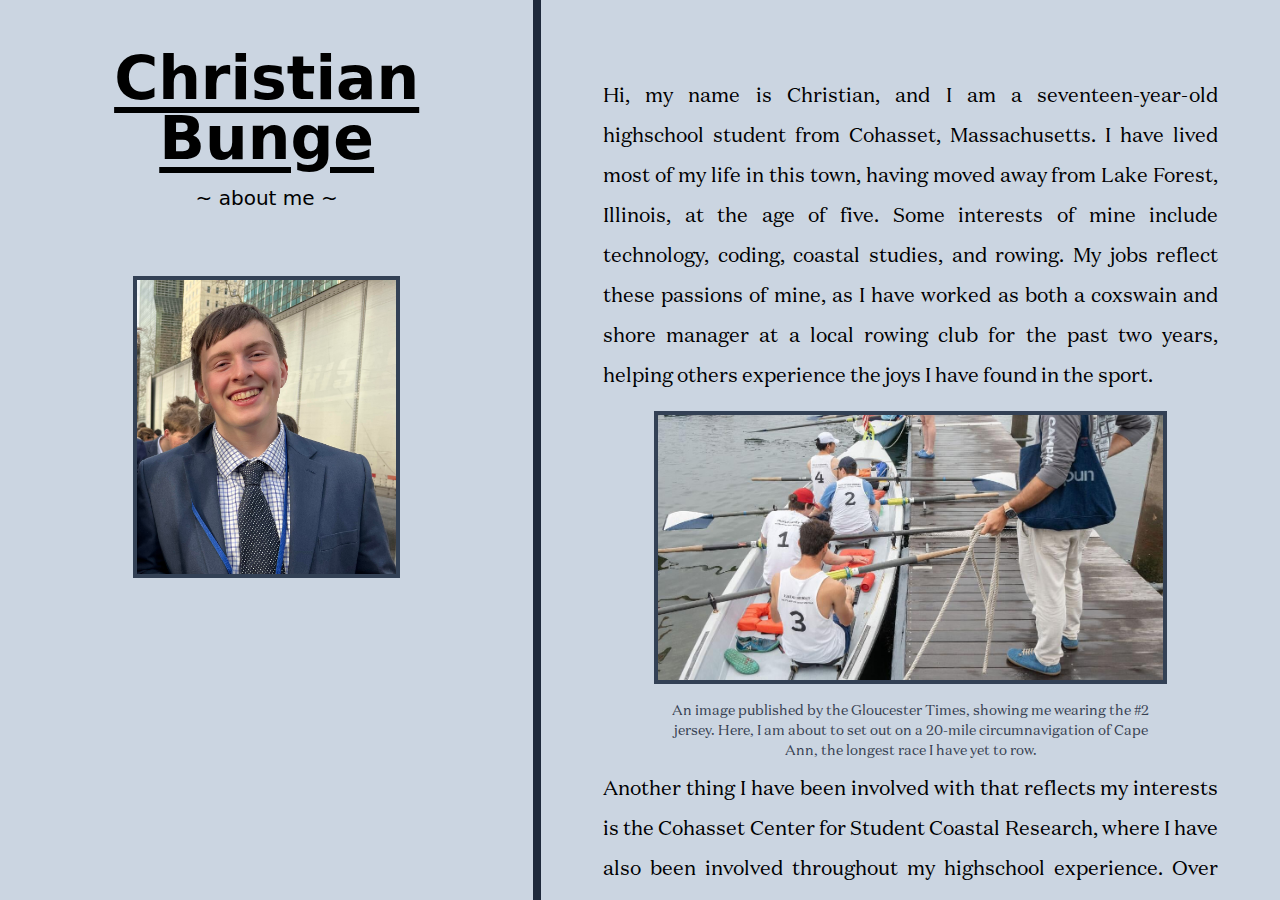
<file: aboutme.html>
<!doctype html>
<html lang="en">
	<head>
		<meta charset="utf-8" />
		<meta name="viewport" content="width=device-width, initial-scale=1" />
		
		<link href="/_app/immutable/assets/0.B-H5E7ss.css" rel="stylesheet">
		<link href="/_app/immutable/assets/4.BWbEj7Le.css" rel="stylesheet">
		<link rel="modulepreload" href="/_app/immutable/entry/start.CfTtVBwj.js">
		<link rel="modulepreload" href="/_app/immutable/chunks/entry.BIqcdUPp.js">
		<link rel="modulepreload" href="/_app/immutable/chunks/scheduler.DUa3pFyD.js">
		<link rel="modulepreload" href="/_app/immutable/chunks/paths.BV2OQdBc.js">
		<link rel="modulepreload" href="/_app/immutable/entry/app.lIfefSmM.js">
		<link rel="modulepreload" href="/_app/immutable/chunks/index.C4zLd00D.js">
		<link rel="modulepreload" href="/_app/immutable/nodes/0.CvW5gcMc.js">
		<link rel="modulepreload" href="/_app/immutable/nodes/4.DatNDhcp.js"><title>Christian Bunge&#39;s Music Blog</title><!-- HEAD_svelte-989p1c_START --><link rel="icon" href="images/favicon.png"><!-- HEAD_svelte-989p1c_END -->
	</head>
	<body data-sveltekit-preload-data="hover">
		<div style="display: contents">   <div class="absolute h-full w-5/12 flex flex-col items-center" data-svelte-h="svelte-1uy4jfn"><h1 class="text-6xl mt-12 font-sans font-bold text-center underline underline-offset-8">Christian Bunge</h1> <h1 class="text-xl mt-4 font-sans text-center">~ about me ~</h1> <img class="w-1/2 mt-16 border-4 border-slate-700" src="unnamed.jpg"></div> <div class="flex items-center justify-center h-screen" data-svelte-h="svelte-1ht5k9v"><div id="threeRenderArea" class="w-5/12 h-full flex justify-center items-center"></div> <div id="contents" class="w-7/12 h-full flex items-center justify-center overflow-y-scroll border-l-8 border-slate-800 svelte-pwcdzg"><div class="w-5/6 h-full flex items-center justify-center"><div class="w-full h-5/6 flex-col items-center justify-center"><div class="flex flex-col items-center justify-center mb-12"><p class="leading-loose text-justify text-xl font-display">Hi, my name is Christian, and I am a seventeen-year-old highschool student 
                        from Cohasset, Massachusetts. I have lived most of my life in this town, 
                        having moved away from Lake Forest, Illinois, at the age of five. Some 
                        interests of mine include technology, coding, coastal studies, and rowing.
                        My jobs reflect these passions of mine, as I have worked as both a coxswain 
                        and shore manager at a local rowing club for the past two years, helping 
                        others experience the joys I have found in the sport.</p> <img class="w-5/6 h-auto mt-4 border-4 border-slate-700" src="images/blackburn.jpg"> <h6 class="text-gray-700 text-center text-sm font-display mt-4 mb-2 w-4/5">An image published by the Gloucester Times, showing me wearing the #2 jersey. Here, I am about
                        to set out on a 20-mile circumnavigation of Cape Ann, the longest race I have yet to row.</h6> <p class="leading-loose text-justify text-xl font-display">Another thing I have 
                        been involved with that reflects my interests is the Cohasset Center for Student Coastal Research, 
                        where I have also been involved throughout my highschool experience. Over this past summer, I spent 
                        much of my time developing an autonomous drone to take aerial scans of coastal regions, a project 
                        that combined several of my hobbies.</p> <iframe class="w-5/6 h-96 mt-4 border-4 border-slate-700" src="https://www.youtube.com/embed/_oRyzqE304E?si=xKp0uT6tvA1P039H" title="YouTube video player" frameborder="0" allow="accelerometer; autoplay; clipboard-write; encrypted-media; gyroscope; picture-in-picture; web-share" referrerpolicy="strict-origin-when-cross-origin" allowfullscreen></iframe> <h6 class="text-gray-700 text-center text-sm font-display mt-4 mb-2 w-3/5">This is a film produced my a friend of mine, chronicling some of my work done at
                        CSCR.</h6> <p class="leading-loose text-justify text-xl font-display">Outside of rowing, I am also involved in my school&#39;s 
                        tennis team, where I play for varsity throughout the spring. Musically, 
                        I feel that I enjoy all genres, 
                        
                        <a class="text-sky-800 underline underline-offset-2" target="_blank" rel="noopener noreferrer" href="/">though you can find out more about my tastes
                        at my music blog!</a>
                        
                        Here, I talk about my favorite albums, go into depth about
                        their histories and legacies, and give my rankings and opinions of my favorite
                        songs. I have two younger sisters, Schuyler and Phoebe, and live with both of
                        my parents and my maternal grandmother. I am hoping to get into a good college
                        over this coming school year, and hopefully enroll next fall!
                        <br> <br>
                        Also, if you would like to know a bit more about my hobbies and passions,
                        I have created a
                        <a class="text-sky-800 underline underline-offset-2" target="_blank" rel="noopener noreferrer" href="/fanpage/">fanpage for the game series LittleBigPlanet</a>,
                        a personal
                        favorite of mine. Hopefully if you read this page through, you will want to
                        try it out as well!</p></div></div></div></div> </div> 
			
			<script>
				{
					__sveltekit_2dzf94 = {
						base: ""
					};

					const element = document.currentScript.parentElement;

					const data = [null,null];

					Promise.all([
						import("/_app/immutable/entry/start.CfTtVBwj.js"),
						import("/_app/immutable/entry/app.lIfefSmM.js")
					]).then(([kit, app]) => {
						kit.start(app, element, {
							node_ids: [0, 4],
							data,
							form: null,
							error: null
						});
					});
				}
			</script>
		</div>
	</body>
</html>
</file>
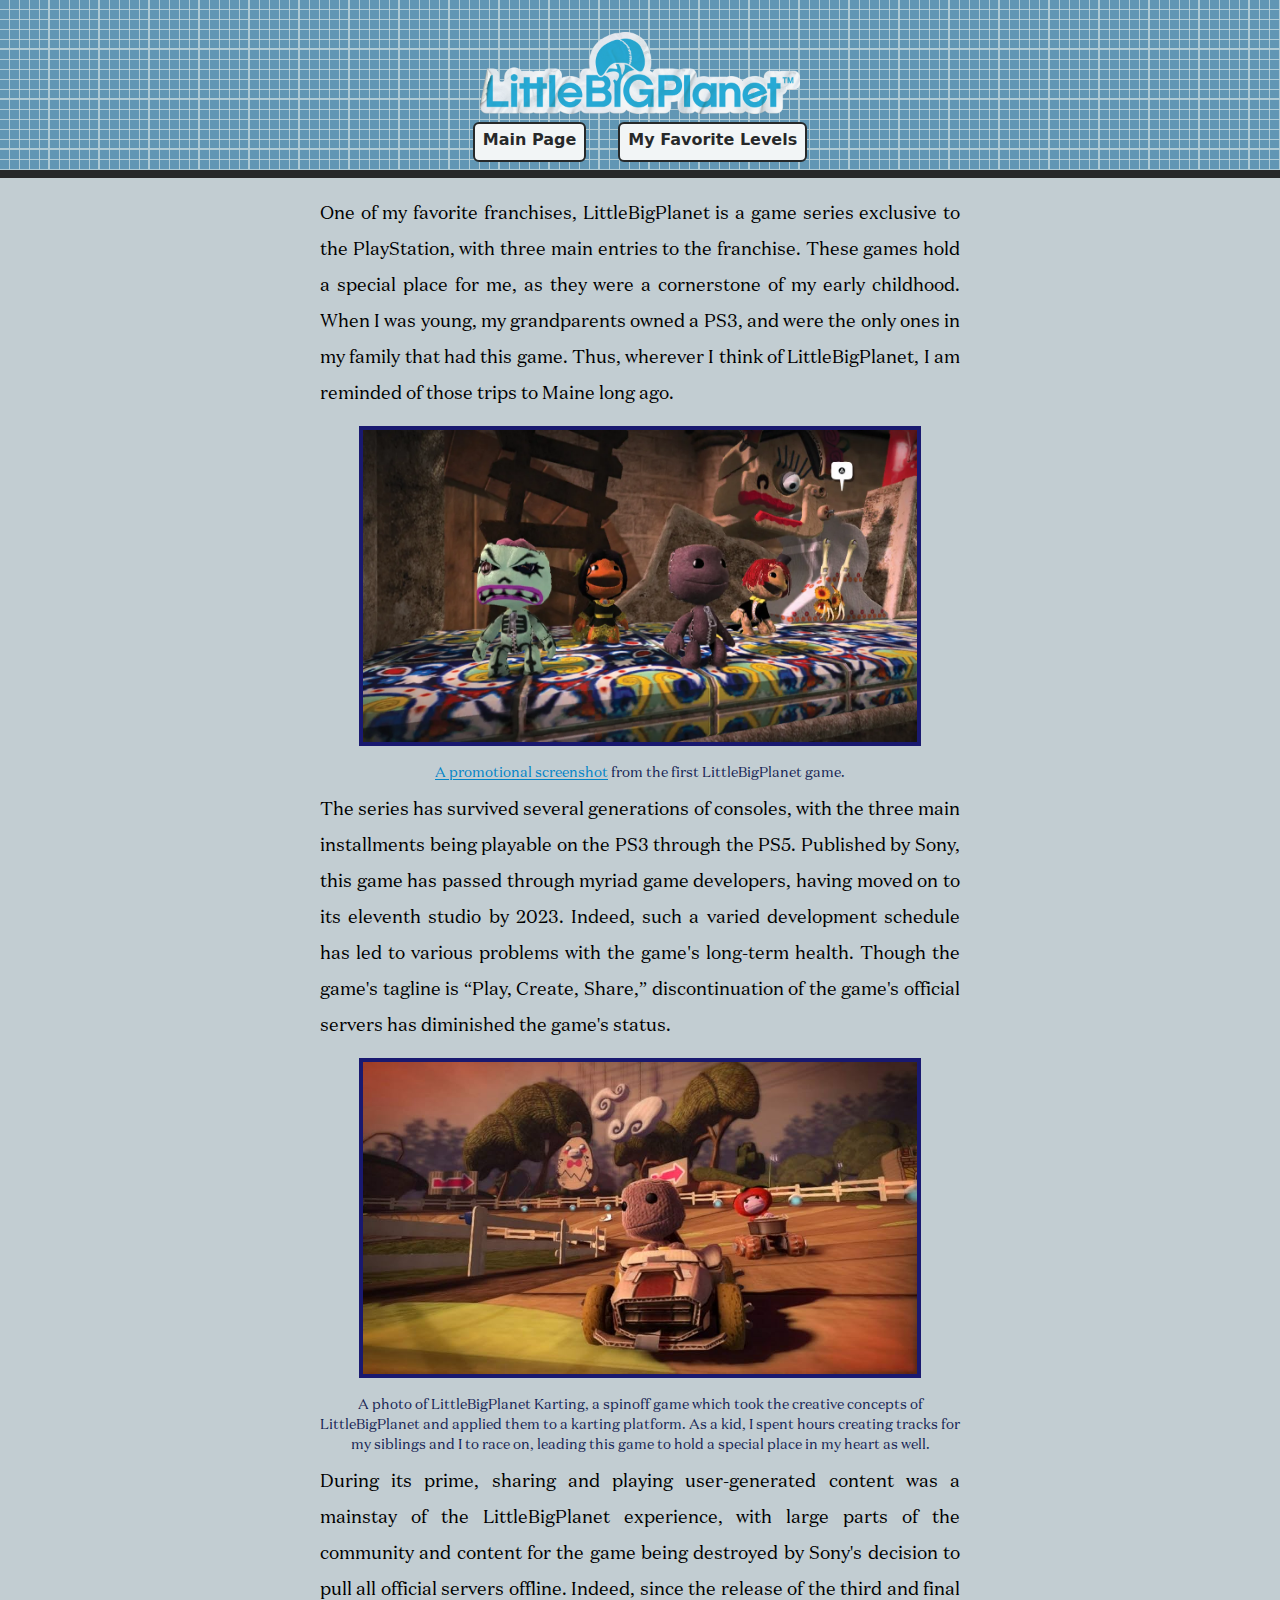
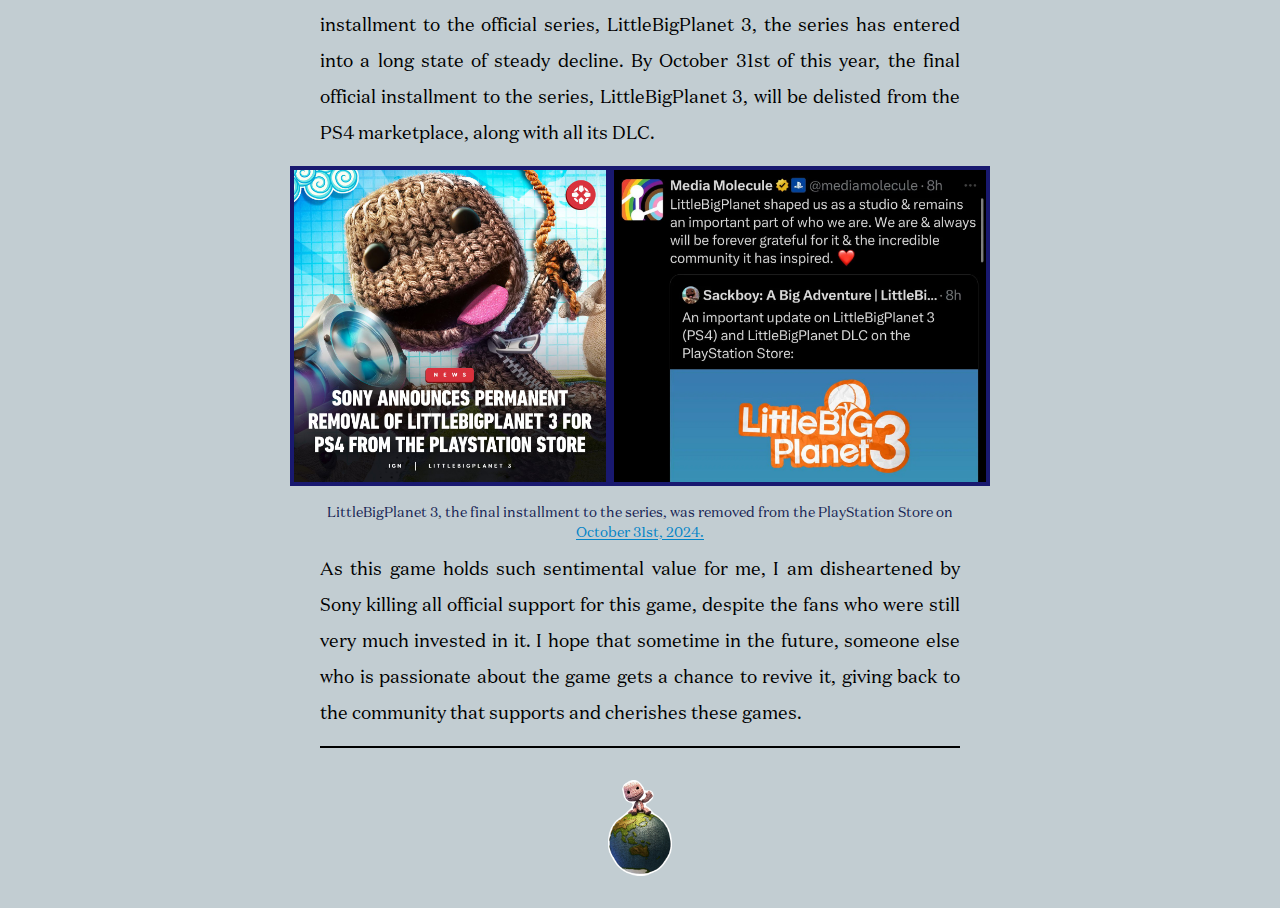
<file: fanpage.html>
<!doctype html>
<html lang="en">
	<head>
		<meta charset="utf-8" />
		<meta name="viewport" content="width=device-width, initial-scale=1" />
		
		<link href="/_app/immutable/assets/0.B-H5E7ss.css" rel="stylesheet">
		<link href="/_app/immutable/assets/5.Lr9kFTV0.css" rel="stylesheet">
		<link rel="modulepreload" href="/_app/immutable/entry/start.CfTtVBwj.js">
		<link rel="modulepreload" href="/_app/immutable/chunks/entry.BIqcdUPp.js">
		<link rel="modulepreload" href="/_app/immutable/chunks/scheduler.DUa3pFyD.js">
		<link rel="modulepreload" href="/_app/immutable/chunks/paths.BV2OQdBc.js">
		<link rel="modulepreload" href="/_app/immutable/entry/app.lIfefSmM.js">
		<link rel="modulepreload" href="/_app/immutable/chunks/index.C4zLd00D.js">
		<link rel="modulepreload" href="/_app/immutable/nodes/0.CvW5gcMc.js">
		<link rel="modulepreload" href="/_app/immutable/nodes/5.CBFkgsxn.js"><title>LittleBigPlanet Fanpage</title><!-- HEAD_svelte-989p1c_START --><link rel="icon" href="images/favicon.png"><!-- HEAD_svelte-989p1c_END --><!-- HEAD_svelte-10tgsz5_START --><link rel="icon" href="images/favicon.png"><!-- HEAD_svelte-10tgsz5_END -->
	</head>
	<body data-sveltekit-preload-data="hover">
		<div style="display: contents">    <div id="lbp-header" class="sticky flex flex-col items-center justify-center w-full h-1/5 border-b-8 border-black svelte-hopac1" data-svelte-h="svelte-rvdjah"><img class="w-1/4 pt-8 pb-4 svelte-hopac1" src="images/lbp_logo.png" alt="LittleBigPlanet Logo"> <div class="w-1/2 h-10 flex items-center justify-center pb-4"><a href="/fanpage"><div class="flex items-center justfy-center bg-white py-1 px-2 text-center rounded-md hover:px-4 duration-100 border-2 border-black"><button class="text-center font-bold pb-1">Main Page</button></div></a> <div class="w-8"></div> <a href="/fanpage/levels"><div class="flex items-center justfy-center bg-white py-1 px-2 text-center rounded-md hover:px-4 duration-100 border-2 border-black"><button class="text-center font-bold pb-1">My Favorite Levels</button></div></a></div></div> <div class="flex flex-col w-full h-full items-center justify-center" style="background-color: #c2cdd2" data-svelte-h="svelte-pm7f4l"><div class="h-full w-1/2 leading-loose my-4"><p class="font-display text-lg leading-loose text-justify">One of my favorite franchises, LittleBigPlanet is a game series exclusive to
            the PlayStation, with three main entries to the franchise. These games hold a
            special place for me, as they were a cornerstone of my early childhood. When
            I was young, my grandparents owned a PS3, and were the only ones in my family
            that had this game. Thus, wherever I think of LittleBigPlanet, I am reminded of
            those trips to Maine long ago.</p> <div class="flex items-center justify-center w-full h-80 mt-4"><img class="border-4 my-4 border-indigo-300 h-full svelte-hopac1" src="images/fanpage/story_wedding_05.jpg"></div> <h6 class="text-blue-950 text-center text-sm font-display mt-4 mb-2 w-full"><a class="text-sky-600 underline underline-offset-2" target="_blank" rel="noopener noreferrer" href="https://www.youtube.com/watch?v=IfFfdSRMpQs">A promotional screenshot</a>
          from the first LittleBigPlanet game.</h6> <p class="font-display text-lg leading-loose text-justify">The series has survived several generations of
            consoles, with the three main installments being playable on the PS3 through the
            PS5. Published by Sony, this game has passed through myriad game developers,
            having moved on to its eleventh studio by 2023. Indeed, such a varied development
            schedule has led to various problems with the game&#39;s long-term health. Though the
            game&#39;s tagline is “Play, Create, Share,” discontinuation of the game&#39;s official
            servers has diminished the game&#39;s status.</p> <div class="flex items-center justify-center w-full h-80 mt-4"><img class="border-4 my-4 border-indigo-300 h-full svelte-hopac1" src="images/fanpage/karting.jpg"></div> <h6 class="text-blue-950 text-center text-sm font-display mt-4 mb-2 w-full">A photo of LittleBigPlanet Karting, a spinoff game which took the creative concepts of
            LittleBigPlanet and applied them to a karting platform. As a kid, I spent hours creating tracks
            for my siblings and I to race on, leading this game to hold a special place in my heart as well.</h6> <p class="font-display text-lg leading-loose text-justify">During its prime, sharing and playing 
            user-generated content was a mainstay of the LittleBigPlanet experience, with
            large parts of the community and content for the game being destroyed by Sony&#39;s
            decision to pull all official servers offline. Indeed, since the release of the
            third and final installment to the official series, LittleBigPlanet 3, the series
            has  entered into a long state of steady decline. By October 31st of this year,
            the final official installment to the series, LittleBigPlanet 3, will be delisted
            from the PS4 marketplace, along with all its DLC.</p> <div class="flex items-center justify-center w-full h-80 mt-4"><img class="border-4 my-4 border-indigo-300 h-full svelte-hopac1" src="images/fanpage/offline-1.jpg"> <div class="w-8"></div> <img class="border-4 my-4 border-indigo-300 h-full svelte-hopac1" src="images/fanpage/offline-2.webp"></div> <h6 class="text-blue-950 text-center text-sm font-display mt-4 mb-2 w-full">LittleBigPlanet 3, the final installment to the series, was removed from
              the PlayStation Store on
              <a class="text-sky-600 underline underline-offset-2" target="_blank" rel="noopener noreferrer" href="https://x.com/gamestop/status/1852079552035492118">October 31st, 2024.</a></h6> <p class="font-display text-lg leading-loose text-justify">As this game holds such
            sentimental value for me, I am disheartened by Sony killing all official support
            for this game, despite the fans who were still very much invested in it. I hope
            that sometime in the future, someone else who is passionate about the game gets
            a chance to revive it, giving back to the community that supports and cherishes
            these games.</p> <div class="w-full my-4 h-0 border border-double border-black"></div> <div class="w-full flex items-center justify-center mb-4"><a target="_blank" rel="noopener noreferrer" href="https://gamerant.com/littlebigplanet-playstation-store-delisted-why/"><img src="images/fanpage/sackboyEarth.png" class="w-16 mt-4 hover:w-20 duration-300 svelte-hopac1"></a></div></div> </div> 
			
			<script>
				{
					__sveltekit_2dzf94 = {
						base: ""
					};

					const element = document.currentScript.parentElement;

					const data = [null,null];

					Promise.all([
						import("/_app/immutable/entry/start.CfTtVBwj.js"),
						import("/_app/immutable/entry/app.lIfefSmM.js")
					]).then(([kit, app]) => {
						kit.start(app, element, {
							node_ids: [0, 5],
							data,
							form: null,
							error: null
						});
					});
				}
			</script>
		</div>
	</body>
</html>
</file>
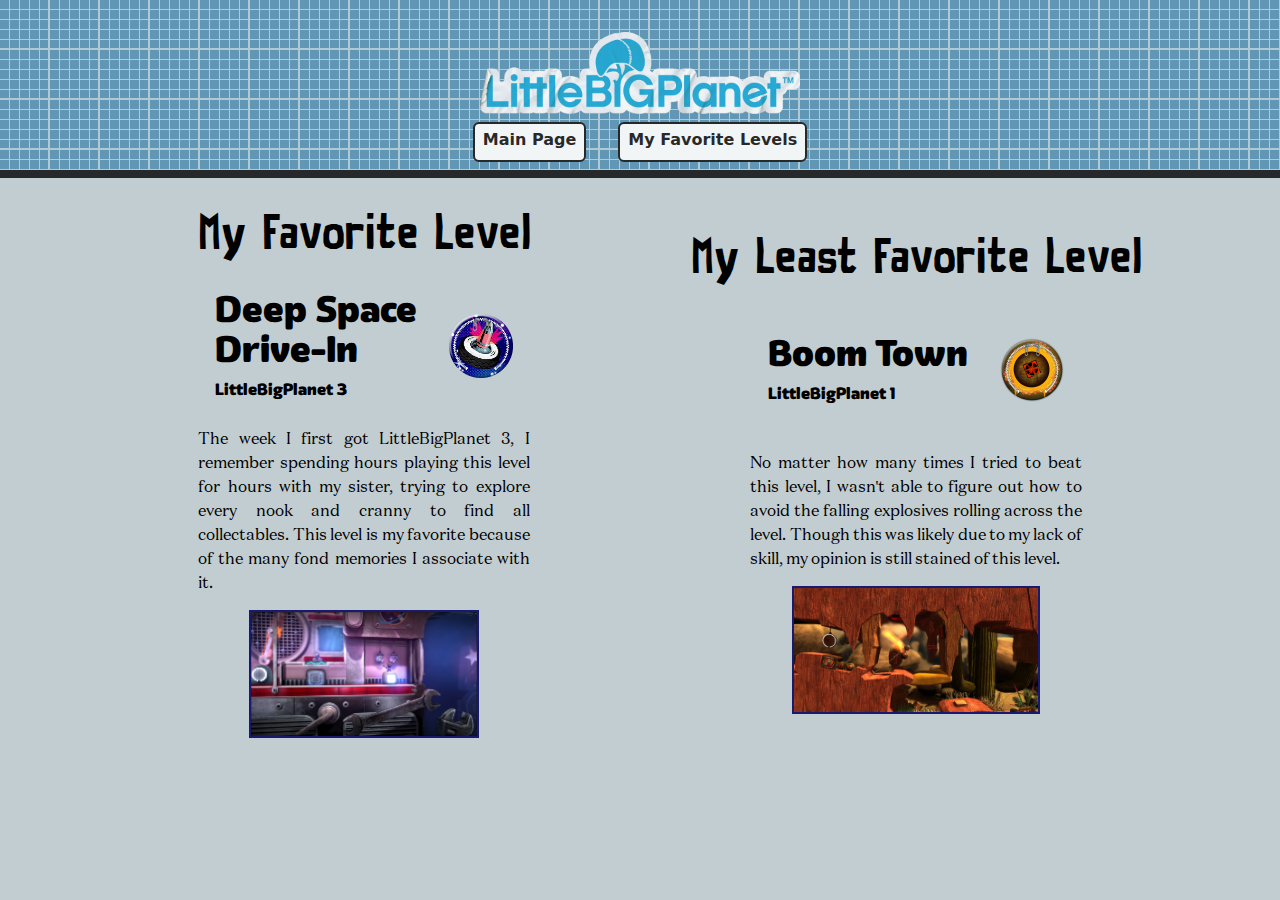
<file: fanpage/levels.html>
<!doctype html>
<html lang="en">
	<head>
		<meta charset="utf-8" />
		<meta name="viewport" content="width=device-width, initial-scale=1" />
		
		<link href="/_app/immutable/assets/0.B-H5E7ss.css" rel="stylesheet">
		<link href="/_app/immutable/assets/5.Lr9kFTV0.css" rel="stylesheet">
		<link rel="modulepreload" href="/_app/immutable/entry/start.CfTtVBwj.js">
		<link rel="modulepreload" href="/_app/immutable/chunks/entry.BIqcdUPp.js">
		<link rel="modulepreload" href="/_app/immutable/chunks/scheduler.DUa3pFyD.js">
		<link rel="modulepreload" href="/_app/immutable/chunks/paths.BV2OQdBc.js">
		<link rel="modulepreload" href="/_app/immutable/entry/app.lIfefSmM.js">
		<link rel="modulepreload" href="/_app/immutable/chunks/index.C4zLd00D.js">
		<link rel="modulepreload" href="/_app/immutable/nodes/0.CvW5gcMc.js">
		<link rel="modulepreload" href="/_app/immutable/nodes/2.DIxKo4qz.js">
		<link rel="modulepreload" href="/_app/immutable/nodes/6.Cq9ldjpY.js"><title>Fanpage</title><!-- HEAD_svelte-989p1c_START --><link rel="icon" href="images/favicon.png"><!-- HEAD_svelte-989p1c_END --><!-- HEAD_svelte-1ipnf1t_START --><link rel="icon" href="/images/favicon.png"><!-- HEAD_svelte-1ipnf1t_END --><!-- HEAD_svelte-xlqc7h_START --><link rel="icon" href="/images/favicon.png"><!-- HEAD_svelte-xlqc7h_END -->
	</head>
	<body data-sveltekit-preload-data="hover">
		<div style="display: contents">     <div id="lbp-header" class="sticky flex flex-col items-center justify-center w-full h-1/5 border-b-8 border-black svelte-hopac1" data-svelte-h="svelte-17y59vv"><img class="w-1/4 pt-8 pb-4 svelte-hopac1" src="/images/lbp_logo.png" alt="LittleBigPlanet Logo"> <div class="w-1/2 h-10 flex items-center justify-center pb-4"><a href="/fanpage"><div class="flex items-center justfy-center bg-white py-1 px-2 text-center rounded-md hover:px-4 duration-100 border-2 border-black"><button class="text-center font-bold pb-1">Main Page</button></div></a> <div class="w-8"></div> <a href="/fanpage/levels"><div class="flex items-center justfy-center bg-white py-1 px-2 text-center rounded-md hover:px-4 duration-100 border-2 border-black"><button class="text-center font-bold pb-1">My Favorite Levels</button></div></a></div></div> <div class="flex w-full h-full px-12 items-center justify-center mt-6" style="background-color: #c2cdd2" data-svelte-h="svelte-xc7dn5"><div class="flex flex-col w-1/2 items-center ml-10"><h1 class="text-5xl font-lbp-font-2">My Favorite Level</h1> <div class="w-full h-16 flex items-center justify-center mt-16"><div class="flex flex-col"><h2 class="font-lbp-font-1 text-4xl mb-2">Deep Space<br>Drive-In</h2> <h4 class="font-lbp-font-1">LittleBigPlanet 3</h4></div> <img class="h-full ml-8 hover:h-24 duration-200 svelte-hopac1" src="/images/fanpage/drdi.png" alt="Deep Space Drive-In Level Icon"></div> <p class="mt-12 h-full font-display w-3/5 text-justify">The week I first got LittleBigPlanet 3, I remember spending hours playing this level for hours with my sister,
            trying to explore every nook and cranny to find all collectables. This level is my favorite because of the many fond memories
            I associate with it.</p> <img class="h-32 mt-4 border-2 border-black svelte-hopac1" src="/images/fanpage/dsdi-gameplay.png" alt="Deep Space Drive-In Gameplay"></div> <div class="flex flex-col w-1/2 items-center mr-10"><h1 class="text-5xl font-lbp-font-2">My Least Favorite Level</h1> <div class="w-full h-16 flex items-center justify-center mt-16"><div class="flex flex-col"><h2 class="font-lbp-font-1 text-4xl mb-2">Boom Town</h2> <h4 class="font-lbp-font-1">LittleBigPlanet 1</h4></div> <img class="h-full ml-8 hover:h-24 duration-200 svelte-hopac1" src="/images/fanpage/boomTown.png" alt="Boom Town Level Icon"></div> <p class="mt-12 h-full font-display w-3/5 text-justify">No matter how many times I tried to beat this level, I wasn&#39;t able to figure out how to avoid the falling explosives
            rolling across the level. Though this was likely due to my lack of skill, my opinion is still stained of this level.</p> <img class="h-32 mt-4 border-2 border-black svelte-hopac1" src="/images/fanpage/boomtown.webp" alt="Deep Space Drive-In Gameplay"></div> </div> 
			
			<script>
				{
					__sveltekit_2dzf94 = {
						base: ""
					};

					const element = document.currentScript.parentElement;

					const data = [null,null,null];

					Promise.all([
						import("/_app/immutable/entry/start.CfTtVBwj.js"),
						import("/_app/immutable/entry/app.lIfefSmM.js")
					]).then(([kit, app]) => {
						kit.start(app, element, {
							node_ids: [0, 2, 6],
							data,
							form: null,
							error: null
						});
					});
				}
			</script>
		</div>
	</body>
</html>
</file>
<file: _app/immutable/assets/0.B-H5E7ss.css>
*,:before,:after{box-sizing:border-box;border-width:0;border-style:solid;border-color:#e5e7eb}:before,:after{--tw-content: ""}html,:host{line-height:1.5;-webkit-text-size-adjust:100%;-moz-tab-size:4;-o-tab-size:4;tab-size:4;font-family:ui-sans-serif,system-ui,sans-serif,"Apple Color Emoji","Segoe UI Emoji",Segoe UI Symbol,"Noto Color Emoji";font-feature-settings:normal;font-variation-settings:normal;-webkit-tap-highlight-color:transparent}body{margin:0;line-height:inherit}hr{height:0;color:inherit;border-top-width:1px}abbr:where([title]){-webkit-text-decoration:underline dotted;text-decoration:underline dotted}h1,h2,h3,h4,h5,h6{font-size:inherit;font-weight:inherit}a{color:inherit;text-decoration:inherit}b,strong{font-weight:bolder}code,kbd,samp,pre{font-family:ui-monospace,SFMono-Regular,Menlo,Monaco,Consolas,Liberation Mono,Courier New,monospace;font-feature-settings:normal;font-variation-settings:normal;font-size:1em}small{font-size:80%}sub,sup{font-size:75%;line-height:0;position:relative;vertical-align:baseline}sub{bottom:-.25em}sup{top:-.5em}table{text-indent:0;border-color:inherit;border-collapse:collapse}button,input,optgroup,select,textarea{font-family:inherit;font-feature-settings:inherit;font-variation-settings:inherit;font-size:100%;font-weight:inherit;line-height:inherit;letter-spacing:inherit;color:inherit;margin:0;padding:0}button,select{text-transform:none}button,input:where([type=button]),input:where([type=reset]),input:where([type=submit]){-webkit-appearance:button;background-color:transparent;background-image:none}:-moz-focusring{outline:auto}:-moz-ui-invalid{box-shadow:none}progress{vertical-align:baseline}::-webkit-inner-spin-button,::-webkit-outer-spin-button{height:auto}[type=search]{-webkit-appearance:textfield;outline-offset:-2px}::-webkit-search-decoration{-webkit-appearance:none}::-webkit-file-upload-button{-webkit-appearance:button;font:inherit}summary{display:list-item}blockquote,dl,dd,h1,h2,h3,h4,h5,h6,hr,figure,p,pre{margin:0}fieldset{margin:0;padding:0}legend{padding:0}ol,ul,menu{list-style:none;margin:0;padding:0}dialog{padding:0}textarea{resize:vertical}input::-moz-placeholder,textarea::-moz-placeholder{opacity:1;color:#9ca3af}input::placeholder,textarea::placeholder{opacity:1;color:#9ca3af}button,[role=button]{cursor:pointer}:disabled{cursor:default}img,svg,video,canvas,audio,iframe,embed,object{display:block;vertical-align:middle}img,video{max-width:100%;height:auto}[hidden]{display:none}@font-face{font-family:Domaine Text;font-style:regular;src:url(/fonts/DomaineText-Regular.otf) format("opentype")}@font-face{font-family:Compacta Black;font-style:regular;src:url(/fonts/CompactaBlack-Regular.otf) format("opentype")}@font-face{font-family:Microgramma;font-style:regular;src:url(/fonts/MicrogrammaD-BoldExte.otf) format("opentype")}@font-face{font-family:Maison Neue Book;font-style:regular;src:url(/fonts/MaisonNeueBook-Regular.ttf) format("truetype")}@font-face{font-family:LetBRK;font-style:regular;src:url(/fonts/LetBRK-Regular.ttf) format("truetype")}@font-face{font-family:Franklin Gothic;font-style:regular;src:url(/fonts/FranklinGothic-Demi.ttf) format("truetype")}@font-face{font-family:Transport;font-style:regular;src:url(/fonts/Transport-Medium.ttf) format("truetype")}@font-face{font-family:Eigerdals Heavy;font-style:regular;src:url(/fonts/Eigerdals-Heavy.ttf) format("truetype")}@font-face{font-family:Mm Paper Bold;font-style:regular;src:url(/fonts/Mm-Paper-Bold.ttf) format("truetype")}@font-face{font-family:Ligurino Bold;font-style:regular;src:url(/fonts/Ligurino-Bold.ttf) format("truetype")}html,body{scrollbar-width:none;-ms-overflow-style:none}body::-webkit-scrollbar,html::-webkit-scrollbar{display:none}#graduationMainPage{height:80%;width:auto;-o-object-fit:contain;object-fit:contain;transition-timing-function:ease-in-out;transition-duration:.2s;transition-property:all;border:solid;border-width:8px;border-color:#c4b5fd}#graduationMainPage:hover{transform:scale(1.25);width:auto;border-color:#cbd5e1}#okComputerMainPage{height:80%;width:auto;-o-object-fit:contain;object-fit:contain;transition-timing-function:ease-in-out;transition-duration:.2s;transition-property:all;border:solid;border-width:8px;border-color:#6ebdd2}#okComputerMainPage:hover{transform:scale(1.25);width:auto;border-color:#dbeef4}#forYouMainPage{height:80%;width:auto;-o-object-fit:contain;object-fit:contain;transition-timing-function:ease-in-out;transition-duration:.2s;transition-property:all;border:solid;border-width:8px;border-color:#e0c455}#forYouMainPage:hover{transform:scale(1.25);width:auto;border-color:#f7f0d4}*,:before,:after{--tw-border-spacing-x: 0;--tw-border-spacing-y: 0;--tw-translate-x: 0;--tw-translate-y: 0;--tw-rotate: 0;--tw-skew-x: 0;--tw-skew-y: 0;--tw-scale-x: 1;--tw-scale-y: 1;--tw-pan-x: ;--tw-pan-y: ;--tw-pinch-zoom: ;--tw-scroll-snap-strictness: proximity;--tw-gradient-from-position: ;--tw-gradient-via-position: ;--tw-gradient-to-position: ;--tw-ordinal: ;--tw-slashed-zero: ;--tw-numeric-figure: ;--tw-numeric-spacing: ;--tw-numeric-fraction: ;--tw-ring-inset: ;--tw-ring-offset-width: 0px;--tw-ring-offset-color: #fff;--tw-ring-color: rgb(59 130 246 / .5);--tw-ring-offset-shadow: 0 0 #0000;--tw-ring-shadow: 0 0 #0000;--tw-shadow: 0 0 #0000;--tw-shadow-colored: 0 0 #0000;--tw-blur: ;--tw-brightness: ;--tw-contrast: ;--tw-grayscale: ;--tw-hue-rotate: ;--tw-invert: ;--tw-saturate: ;--tw-sepia: ;--tw-drop-shadow: ;--tw-backdrop-blur: ;--tw-backdrop-brightness: ;--tw-backdrop-contrast: ;--tw-backdrop-grayscale: ;--tw-backdrop-hue-rotate: ;--tw-backdrop-invert: ;--tw-backdrop-opacity: ;--tw-backdrop-saturate: ;--tw-backdrop-sepia: ;--tw-contain-size: ;--tw-contain-layout: ;--tw-contain-paint: ;--tw-contain-style: }::backdrop{--tw-border-spacing-x: 0;--tw-border-spacing-y: 0;--tw-translate-x: 0;--tw-translate-y: 0;--tw-rotate: 0;--tw-skew-x: 0;--tw-skew-y: 0;--tw-scale-x: 1;--tw-scale-y: 1;--tw-pan-x: ;--tw-pan-y: ;--tw-pinch-zoom: ;--tw-scroll-snap-strictness: proximity;--tw-gradient-from-position: ;--tw-gradient-via-position: ;--tw-gradient-to-position: ;--tw-ordinal: ;--tw-slashed-zero: ;--tw-numeric-figure: ;--tw-numeric-spacing: ;--tw-numeric-fraction: ;--tw-ring-inset: ;--tw-ring-offset-width: 0px;--tw-ring-offset-color: #fff;--tw-ring-color: rgb(59 130 246 / .5);--tw-ring-offset-shadow: 0 0 #0000;--tw-ring-shadow: 0 0 #0000;--tw-shadow: 0 0 #0000;--tw-shadow-colored: 0 0 #0000;--tw-blur: ;--tw-brightness: ;--tw-contrast: ;--tw-grayscale: ;--tw-hue-rotate: ;--tw-invert: ;--tw-saturate: ;--tw-sepia: ;--tw-drop-shadow: ;--tw-backdrop-blur: ;--tw-backdrop-brightness: ;--tw-backdrop-contrast: ;--tw-backdrop-grayscale: ;--tw-backdrop-hue-rotate: ;--tw-backdrop-invert: ;--tw-backdrop-opacity: ;--tw-backdrop-saturate: ;--tw-backdrop-sepia: ;--tw-contain-size: ;--tw-contain-layout: ;--tw-contain-paint: ;--tw-contain-style: }.fixed{position:fixed}.absolute{position:absolute}.relative{position:relative}.sticky{position:sticky}.bottom-12{bottom:3rem}.left-0{left:0}.right-0{right:0}.right-20{right:5rem}.top-0{top:0}.z-0{z-index:0}.z-10{z-index:10}.mx-12{margin-left:3rem;margin-right:3rem}.mx-4{margin-left:1rem;margin-right:1rem}.mx-8{margin-left:2rem;margin-right:2rem}.my-4{margin-top:1rem;margin-bottom:1rem}.mb-12{margin-bottom:3rem}.mb-2{margin-bottom:.5rem}.mb-4{margin-bottom:1rem}.ml-10{margin-left:2.5rem}.ml-12{margin-left:3rem}.ml-16{margin-left:4rem}.ml-2{margin-left:.5rem}.ml-4{margin-left:1rem}.ml-8{margin-left:2rem}.mr-10{margin-right:2.5rem}.mr-16{margin-right:4rem}.mr-4{margin-right:1rem}.mr-8{margin-right:2rem}.mt-1{margin-top:.25rem}.mt-12{margin-top:3rem}.mt-16{margin-top:4rem}.mt-2{margin-top:.5rem}.mt-4{margin-top:1rem}.mt-6{margin-top:1.5rem}.mt-80{margin-top:20rem}.block{display:block}.flex{display:flex}.table{display:table}.contents{display:contents}.h-0{height:0px}.h-1\/2{height:50%}.h-1\/4{height:25%}.h-1\/5{height:20%}.h-10{height:2.5rem}.h-12{height:3rem}.h-16{height:4rem}.h-2{height:.5rem}.h-32{height:8rem}.h-4{height:1rem}.h-4\/5{height:80%}.h-5\/6{height:83.333333%}.h-64{height:16rem}.h-80{height:20rem}.h-96{height:24rem}.h-auto{height:auto}.h-full{height:100%}.h-screen{height:100vh}.w-1\/2{width:50%}.w-1\/3{width:33.333333%}.w-1\/4{width:25%}.w-12{width:3rem}.w-16{width:4rem}.w-2\/3{width:66.666667%}.w-3\/5{width:60%}.w-36{width:9rem}.w-4{width:1rem}.w-4\/5{width:80%}.w-5\/12{width:41.666667%}.w-5\/6{width:83.333333%}.w-7\/12{width:58.333333%}.w-72{width:18rem}.w-8{width:2rem}.w-auto{width:auto}.w-full{width:100%}.w-screen{width:100vw}.table-auto{table-layout:auto}.transform{transform:translate(var(--tw-translate-x),var(--tw-translate-y)) rotate(var(--tw-rotate)) skew(var(--tw-skew-x)) skewY(var(--tw-skew-y)) scaleX(var(--tw-scale-x)) scaleY(var(--tw-scale-y))}@keyframes spin{to{transform:rotate(360deg)}}.animate-spin-slow{animation:spin 3s linear infinite}.list-decimal{list-style-type:decimal}.flex-col{flex-direction:column}.items-start{align-items:flex-start}.items-end{align-items:flex-end}.items-center{align-items:center}.justify-center{justify-content:center}.gap-x-24{-moz-column-gap:6rem;column-gap:6rem}.overflow-y-scroll{overflow-y:scroll}.rounded-md{border-radius:.375rem}.border{border-width:1px}.border-2{border-width:2px}.border-4{border-width:4px}.border-b-4{border-bottom-width:4px}.border-b-8{border-bottom-width:8px}.border-l-8{border-left-width:8px}.border-solid{border-style:solid}.border-double{border-style:double}.border-black{--tw-border-opacity: 1;border-color:rgb(0 0 0 / var(--tw-border-opacity))}.border-indigo-300{--tw-border-opacity: 1;border-color:rgb(165 180 252 / var(--tw-border-opacity))}.border-slate-600{--tw-border-opacity: 1;border-color:rgb(71 85 105 / var(--tw-border-opacity))}.border-slate-700{--tw-border-opacity: 1;border-color:rgb(51 65 85 / var(--tw-border-opacity))}.border-slate-800{--tw-border-opacity: 1;border-color:rgb(30 41 59 / var(--tw-border-opacity))}.border-violet-300{--tw-border-opacity: 1;border-color:rgb(196 181 253 / var(--tw-border-opacity))}.bg-white{--tw-bg-opacity: 1;background-color:rgb(255 255 255 / var(--tw-bg-opacity))}.object-contain{-o-object-fit:contain;object-fit:contain}.px-12{padding-left:3rem;padding-right:3rem}.px-2{padding-left:.5rem;padding-right:.5rem}.py-1{padding-top:.25rem;padding-bottom:.25rem}.pb-1{padding-bottom:.25rem}.pb-12{padding-bottom:3rem}.pb-4{padding-bottom:1rem}.pl-36{padding-left:9rem}.pt-8{padding-top:2rem}.text-center{text-align:center}.text-justify{text-align:justify}.font-display{font-family:Domaine Text}.font-forYou-artist{font-family:Ligurino Bold}.font-graduationPublisher{font-family:Maison Neue Book}.font-graduationTitle{font-family:Compacta Black}.font-lbp-font-1{font-family:Eigerdals Heavy}.font-lbp-font-2{font-family:Mm Paper Bold}.font-okComputerArtist{font-family:Microgramma}.font-okComputerPublisher{font-family:Transport}.font-okComputerTitle{font-family:Franklin Gothic}.text-2xl{font-size:1.5rem;line-height:2rem}.text-3xl{font-size:1.875rem;line-height:2.25rem}.text-4xl{font-size:2.25rem;line-height:2.5rem}.text-5xl{font-size:3rem;line-height:1}.text-6xl{font-size:3.75rem;line-height:1}.text-7xl{font-size:4.5rem;line-height:1}.text-lg{font-size:1.125rem;line-height:1.75rem}.text-sm{font-size:.875rem;line-height:1.25rem}.text-xl{font-size:1.25rem;line-height:1.75rem}.text-xs{font-size:.75rem;line-height:1rem}.font-bold{font-weight:700}.font-normal{font-weight:400}.italic{font-style:italic}.leading-loose{line-height:2}.leading-relaxed{line-height:1.625}.text-blue-950{--tw-text-opacity: 1;color:rgb(23 37 84 / var(--tw-text-opacity))}.text-gray-700{--tw-text-opacity: 1;color:rgb(55 65 81 / var(--tw-text-opacity))}.text-gray-900{--tw-text-opacity: 1;color:rgb(17 24 39 / var(--tw-text-opacity))}.text-purple-200{--tw-text-opacity: 1;color:rgb(233 213 255 / var(--tw-text-opacity))}.text-red-600{--tw-text-opacity: 1;color:rgb(220 38 38 / var(--tw-text-opacity))}.text-sky-200{--tw-text-opacity: 1;color:rgb(186 230 253 / var(--tw-text-opacity))}.text-sky-400{--tw-text-opacity: 1;color:rgb(56 189 248 / var(--tw-text-opacity))}.text-sky-600{--tw-text-opacity: 1;color:rgb(2 132 199 / var(--tw-text-opacity))}.text-sky-700{--tw-text-opacity: 1;color:rgb(3 105 161 / var(--tw-text-opacity))}.text-sky-800{--tw-text-opacity: 1;color:rgb(7 89 133 / var(--tw-text-opacity))}.text-slate-200{--tw-text-opacity: 1;color:rgb(226 232 240 / var(--tw-text-opacity))}.text-slate-300{--tw-text-opacity: 1;color:rgb(203 213 225 / var(--tw-text-opacity))}.underline{text-decoration-line:underline}.underline-offset-2{text-underline-offset:2px}.underline-offset-8{text-underline-offset:8px}.blur{--tw-blur: blur(8px);filter:var(--tw-blur) var(--tw-brightness) var(--tw-contrast) var(--tw-grayscale) var(--tw-hue-rotate) var(--tw-invert) var(--tw-saturate) var(--tw-sepia) var(--tw-drop-shadow)}.transition{transition-property:color,background-color,border-color,text-decoration-color,fill,stroke,opacity,box-shadow,transform,filter,-webkit-backdrop-filter;transition-property:color,background-color,border-color,text-decoration-color,fill,stroke,opacity,box-shadow,transform,filter,backdrop-filter;transition-property:color,background-color,border-color,text-decoration-color,fill,stroke,opacity,box-shadow,transform,filter,backdrop-filter,-webkit-backdrop-filter;transition-timing-function:cubic-bezier(.4,0,.2,1);transition-duration:.15s}.duration-100{transition-duration:.1s}.duration-200{transition-duration:.2s}.duration-300{transition-duration:.3s}.duration-500{transition-duration:.5s}.hover\:h-14:hover{height:3.5rem}.hover\:h-24:hover{height:6rem}.hover\:w-14:hover{width:3.5rem}.hover\:w-20:hover{width:5rem}.hover\:w-40:hover{width:10rem}.hover\:scale-105:hover{--tw-scale-x: 1.05;--tw-scale-y: 1.05;transform:translate(var(--tw-translate-x),var(--tw-translate-y)) rotate(var(--tw-rotate)) skew(var(--tw-skew-x)) skewY(var(--tw-skew-y)) scaleX(var(--tw-scale-x)) scaleY(var(--tw-scale-y))}.hover\:px-4:hover{padding-left:1rem;padding-right:1rem}.active\:-rotate-180:active{--tw-rotate: -180deg;transform:translate(var(--tw-translate-x),var(--tw-translate-y)) rotate(var(--tw-rotate)) skew(var(--tw-skew-x)) skewY(var(--tw-skew-y)) scaleX(var(--tw-scale-x)) scaleY(var(--tw-scale-y))}
</file>
<file: _app/immutable/assets/4.BWbEj7Le.css>
html{background-color:#cbd5e1}#contents.svelte-pwcdzg{scrollbar-width:none;-ms-overflow-style:none}#contents.svelte-pwcdzg::-webkit-scrollbar{display:none}
</file>
<file: _app/immutable/assets/5.Lr9kFTV0.css>
html{background-color:#c2cdd2}#lbp-header.svelte-hopac1{background-color:#4989ad;opacity:.8;background-image:linear-gradient(#abcad5 2px,transparent 2px),linear-gradient(90deg,#abcad5 2px,transparent 2px),linear-gradient(#abcad5 1px,transparent 1px),linear-gradient(90deg,#abcad5 1px,#4989ad 1px);background-size:50px 50px,50px 50px,10px 10px,10px 10px;background-position:-2px -2px,-2px -2px,-1px -1px,-1px -1px}img.svelte-hopac1{border-color:#191970}
</file>
